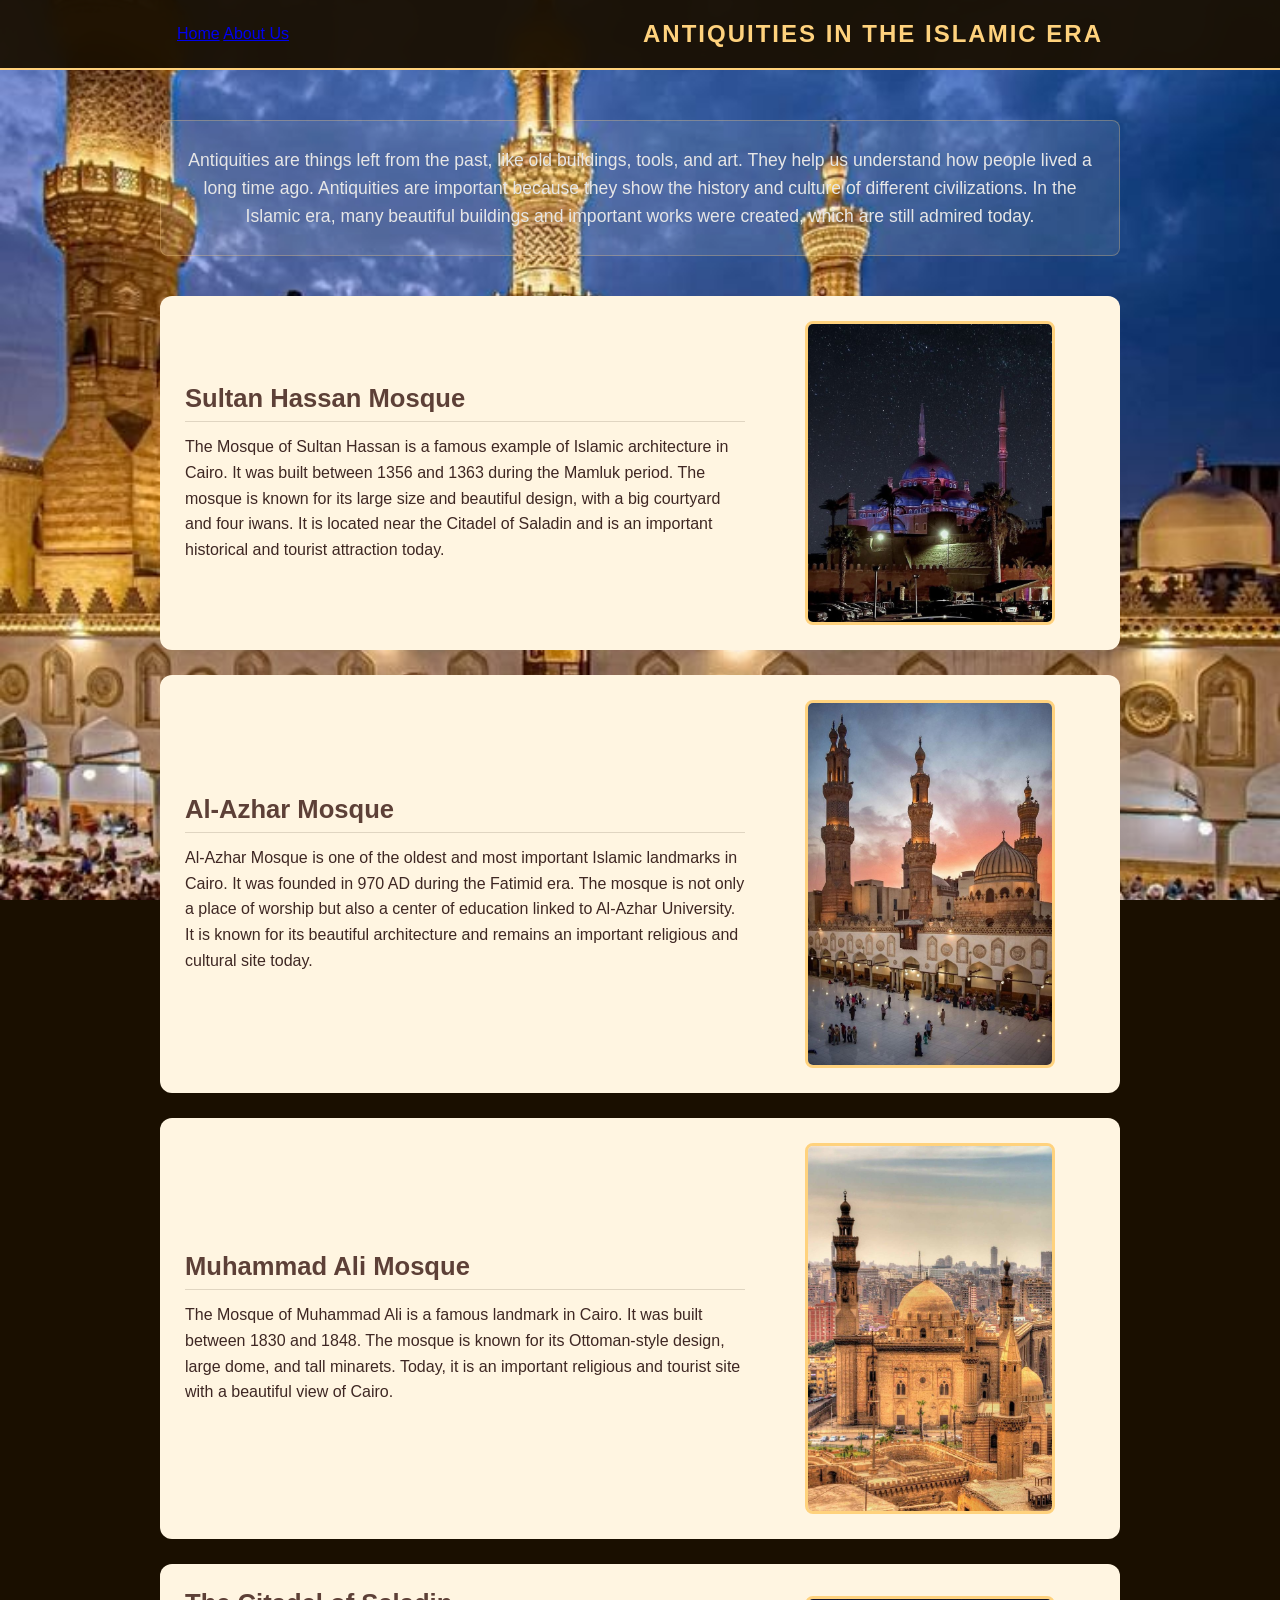
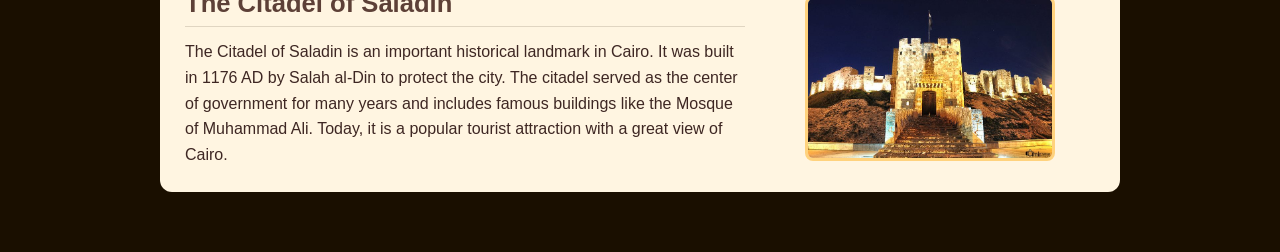
<file: My_project/ARTIFICATES.HTML>
<!doctype html>
<html lang="en">
  <head>
    <meta charset="utf-8" />
    <title>test</title>
    <link rel="stylesheet" href="ARTIFIC.CSS" />
  </head>
  <body>
    <header class="header">
      <nav class="navbar">
        <a href="index.html">Home</a>
        <a href="index.html">About Us</a>
    </nav>
      <h1 class="title">Antiquities in the Islamic Era</h1>
    </header>

    <main class="page-content">
      <section class="intro-card">
        <p>
          Antiquities are things left from the past, like old buildings, tools, and art. They help us understand how people lived a long time ago. Antiquities are important because they show the history and culture of different civilizations. In the Islamic era, many beautiful buildings and important works were created, which are still admired today.
        </p>
      </section>

      <section class="figures">
        <article class="figure-card">
          <div class="figure-content">
            <h2>Sultan Hassan Mosque</h2>
            <p>
             
The Mosque of Sultan Hassan is a famous example of Islamic architecture in Cairo. It was built between 1356 and 1363 during the Mamluk period. The mosque is known for its large size and beautiful design, with a big courtyard and four iwans. It is located near the Citadel of Saladin and is an important historical and tourist attraction today.
            </p>
          </div>
          <img src="sultanH2.jpeg" alt="photo" />
        </article>

        <article class="figure-card">
          <div class="figure-content">
            <h2>Al-Azhar Mosque</h2>
            <p>
                Al-Azhar Mosque is one of the oldest and most important Islamic landmarks in Cairo. It was founded in 970 AD during the Fatimid era. The mosque is not only a place of worship but also a center of education linked to Al-Azhar University. It is known for its beautiful architecture and remains an important religious and cultural site today.
            </p>
          </div>
          <img src="Azhar2.jpeg" alt="photo" />
        </article>

        <article class="figure-card">
          <div class="figure-content">
            <h2>Muhammad Ali Mosque </h2>
            <p>
                The Mosque of Muhammad Ali is a famous landmark in Cairo. It was built between 1830 and 1848. The mosque is known for its Ottoman-style design, large dome, and tall minarets. Today, it is an important religious and tourist site with a beautiful view of Cairo.
            </p>
          </div>
          <img src="moAli1.jpeg" alt="photo" />
        </article>

        <article class="figure-card">
          <div class="figure-content">
            <h2>The Citadel of Saladin </h2>
            <p>
                The Citadel of Saladin is an important historical landmark in Cairo. It was built in 1176 AD by Salah al-Din to protect the city. The citadel served as the center of government for many years and includes famous buildings like the Mosque of Muhammad Ali. Today, it is a popular tourist attraction with a great view of Cairo.
            </p>
          </div>
          <img src="cas2.jpeg" alt="photo" />
        </article>
      </section>
    </main>
  </body>
</html>
</file>
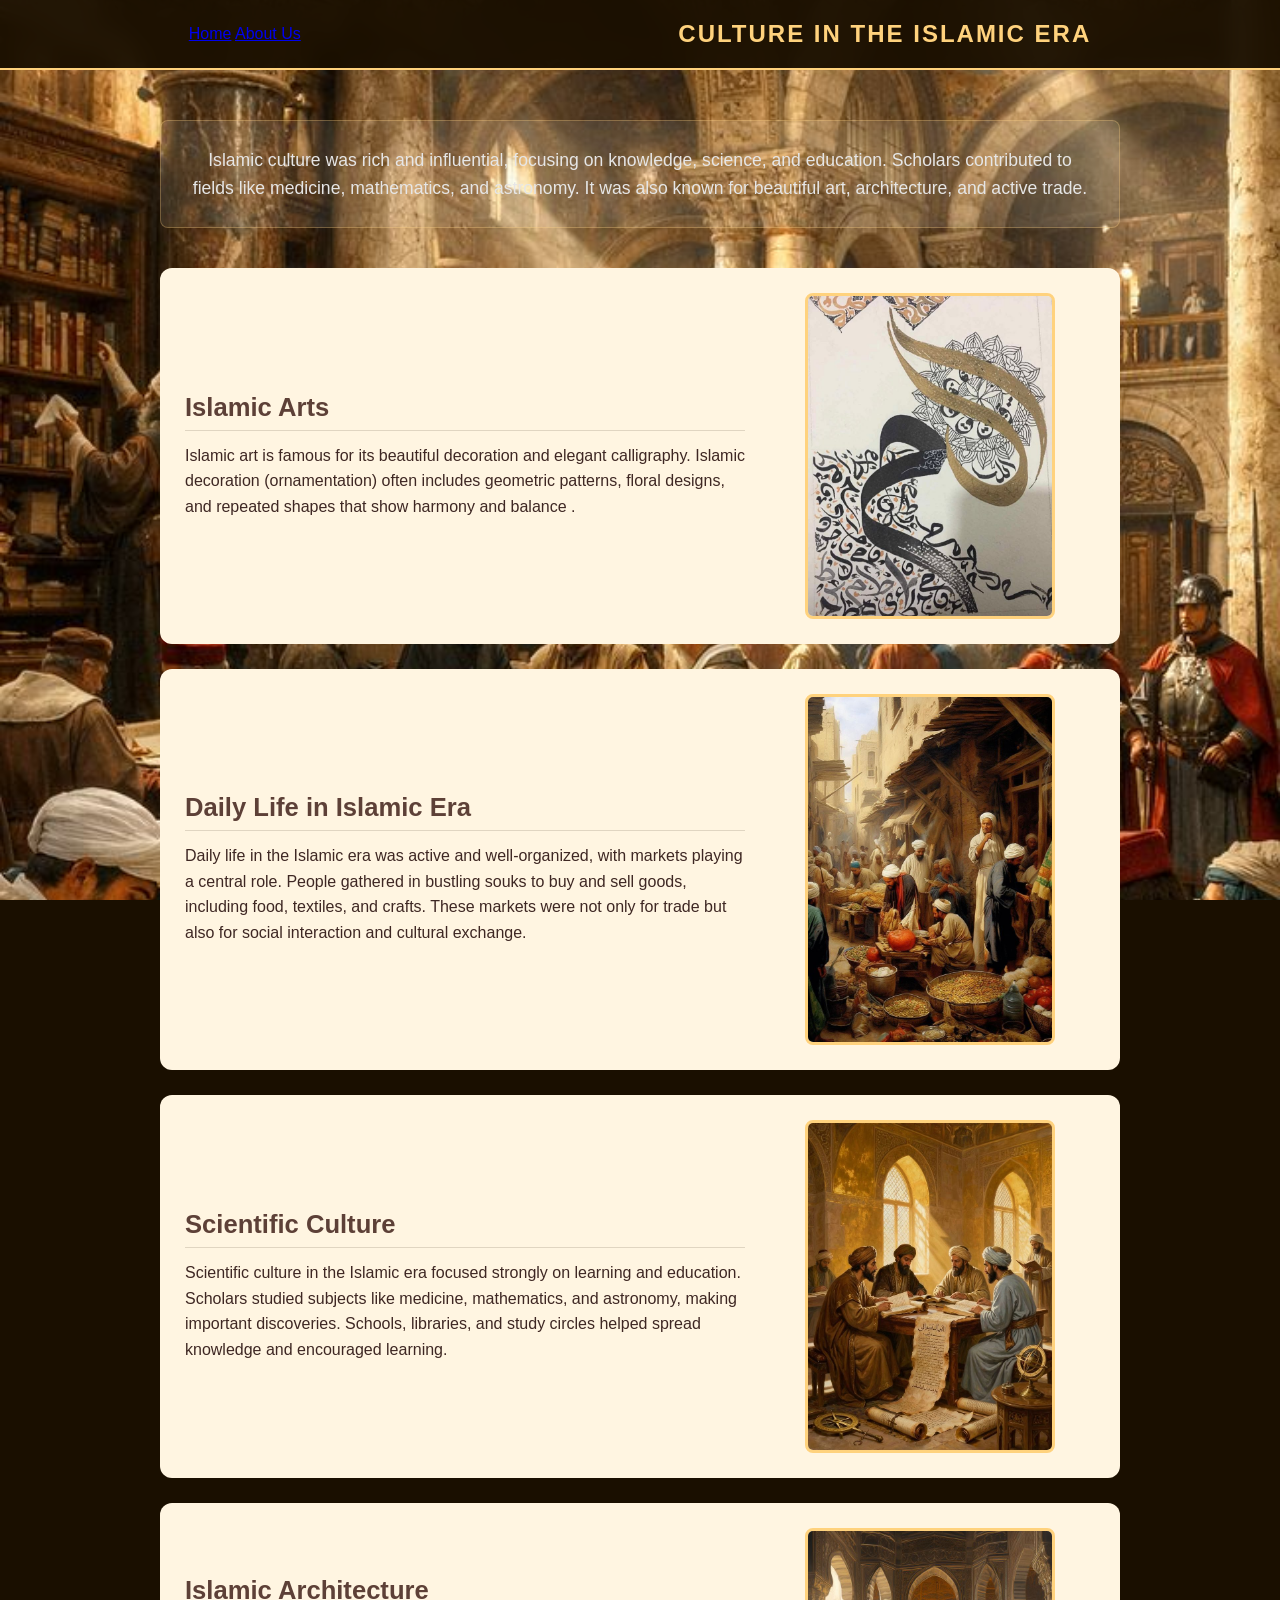
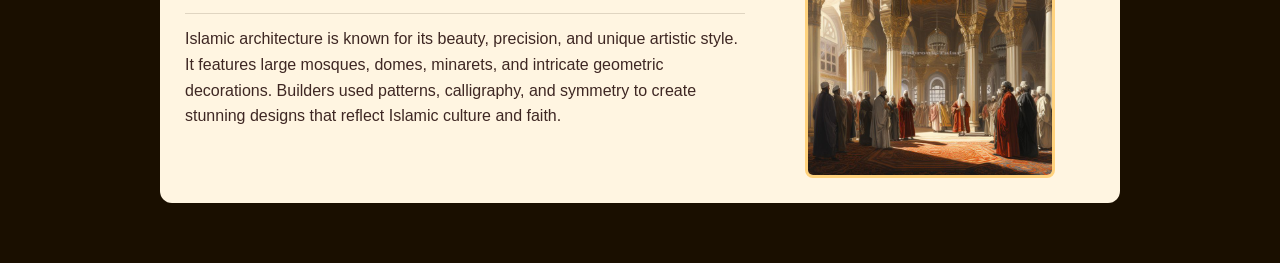
<file: My_project/CULTURE.HTML>
<!doctype html>
<html lang="en">
  <head>
    <meta charset="utf-8" />
    <title>test</title>
    <link rel="stylesheet" href="CULTURE.CSS" />
  </head>
  <body>
    <header class="header">
      <nav class="navbar">
        <a href="index.html">Home</a>
        <a href="index.html">About Us</a>
    </nav>
      <h1 class="title">Culture in the Islamic Era</h1>
    </header>

    <main class="page-content">
      <section class="intro-card">
        <p>
            Islamic culture was rich and influential, focusing on knowledge, science, and education.
            Scholars contributed to fields like medicine, mathematics, and astronomy.
            It was also known for beautiful art, architecture, and active trade.
        </p>
      </section>

      <section class="figures">
        <article class="figure-card">
          <div class="figure-content">
            <h2>Islamic Arts</h2>
            <p>
             
Islamic art is famous for its beautiful decoration and elegant calligraphy.
Islamic decoration (ornamentation) often includes geometric patterns, floral designs, and repeated shapes that show harmony and balance
.
            </p>
          </div>
          <img src="CULTURE1.jpeg" alt="photo" />
        </article>

        <article class="figure-card">
          <div class="figure-content">
            <h2>Daily Life in Islamic Era</h2>
            <p>
                Daily life in the Islamic era was active and well-organized, with markets playing a central role. People gathered in bustling souks to buy and sell goods, including food, textiles, and crafts. These markets were not only for trade but also for social interaction and cultural exchange.
            </p>
          </div>
          <img src="SOQ1.jpeg" alt="photo" />
        </article>

        <article class="figure-card">
          <div class="figure-content">
            <h2>Scientific Culture
                 </h2>
            <p>
                Scientific culture in the Islamic era focused strongly on learning and education. Scholars studied subjects like medicine, mathematics, and astronomy, making important discoveries. Schools, libraries, and study circles helped spread knowledge and encouraged learning.
            </p>
          </div>
          <img src="EDUCATION1.jpeg" alt="photo" />
        </article>


        <article class="figure-card">
          <div class="figure-content">
            <h2>Islamic Architecture </h2>
            <p>
                Islamic architecture is known for its beauty, precision, and unique artistic style. It features large mosques, domes, minarets, and intricate geometric decorations. Builders used patterns, calligraphy, and symmetry to create stunning designs that reflect Islamic culture and faith.
            </p>
          </div>
          <img src="MOSCO1.jpeg" alt="photo" />
        </article>
      </section>
    </main>
  </body>
</html>
</file>
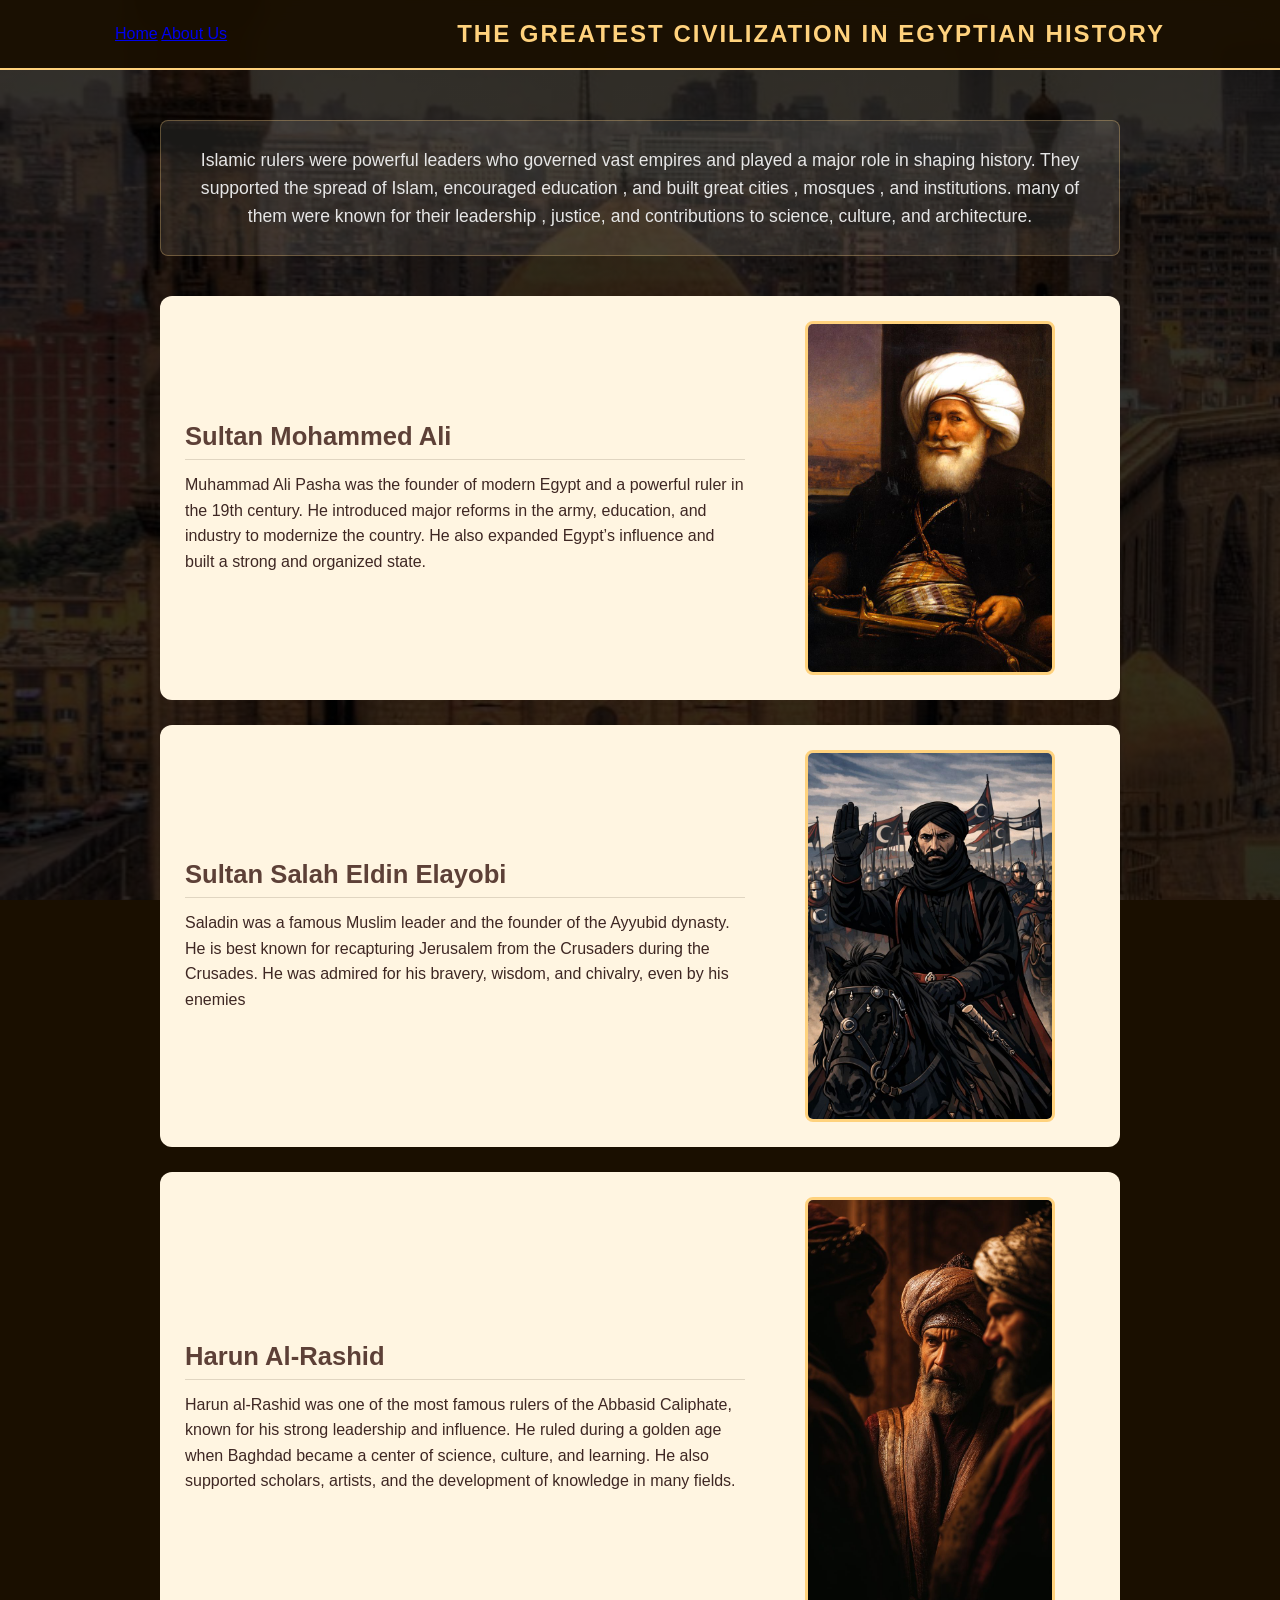
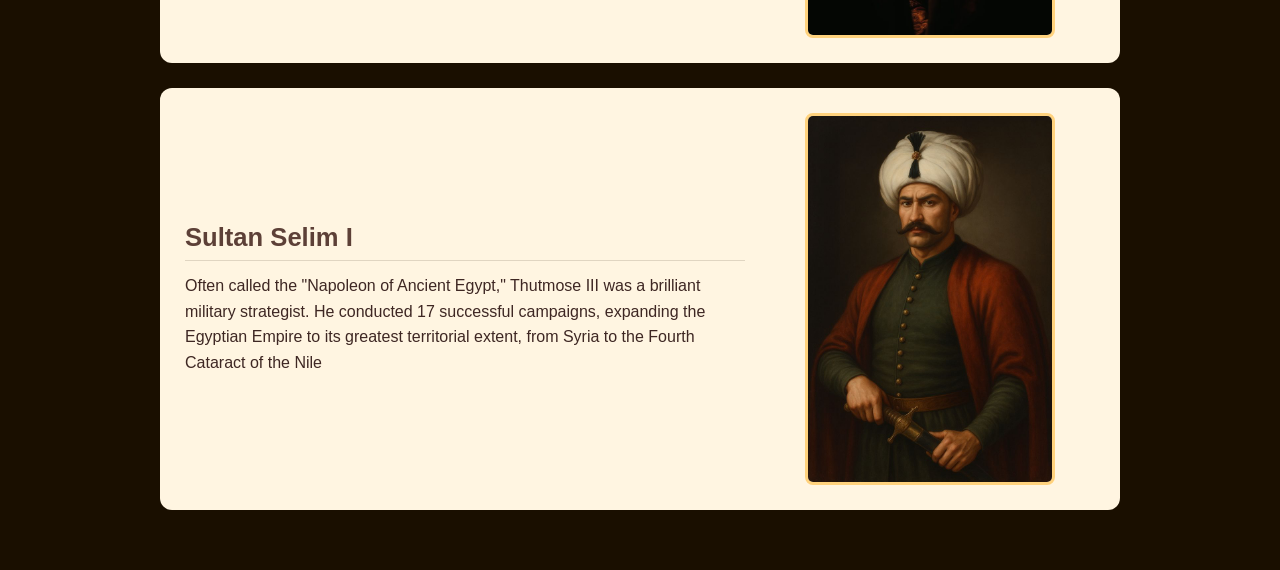
<file: My_project/Kings.html>
<!doctype html>
<html lang="en">
  <head>
    <meta charset="utf-8" />
    <title>test</title>
    <link rel="stylesheet" href="kings.css" />
  </head>
  <body>
    <header class="header">
      <nav class="navbar">
        <a href="index.html">Home</a>
        <a href="index.html">About Us</a>
    </nav>
      <h1 class="title">The Greatest Civilization in Egyptian History</h1>
    </header>

    <main class="page-content">
      <section class="intro-card">
        <p>
          Islamic rulers were powerful leaders who governed vast empires and played a major role in shaping history. 
          They supported the spread of Islam, encouraged education , and built great cities , mosques , and institutions.
          many of them were known for their leadership , justice, and contributions to science, culture, and architecture.
        </p>
      </section>

      <section class="figures">
        <article class="figure-card">
          <div class="figure-content">
            <h2>Sultan Mohammed Ali</h2>
            <p>
             
Muhammad Ali Pasha was the founder of modern Egypt and a powerful ruler in the 19th century.
He introduced major reforms in the army, education, and industry to modernize the country.
He also expanded Egypt’s influence and built a strong and organized state.
            </p>
          </div>
          <img src="moAliking.jpeg" alt="photo" />
        </article>

        <article class="figure-card">
          <div class="figure-content">
            <h2>Sultan Salah Eldin Elayobi</h2>
            <p>
                Saladin was a famous Muslim leader and the founder of the Ayyubid dynasty.
                He is best known for recapturing Jerusalem from the Crusaders during the Crusades.
                He was admired for his bravery, wisdom, and chivalry, even by his enemies
            </p>
          </div>
          <img src="SalahKing.jpeg" alt="photo" />
        </article>

        <article class="figure-card">
          <div class="figure-content">
            <h2>Harun Al-Rashid </h2>
            <p>
                Harun al-Rashid was one of the most famous rulers of the Abbasid Caliphate, known for his strong leadership and influence.
                He ruled during a golden age when Baghdad became a center of science, culture, and learning.
                He also supported scholars, artists, and the development of knowledge in many fields.
            </p>
          </div>
          <img src="HarunKing1.jpeg" alt="photo" />
        </article>

        <article class="figure-card">
          <div class="figure-content">
            <h2>Sultan Selim I </h2>
            <p>
              Often called the "Napoleon of Ancient Egypt," Thutmose III was a
              brilliant military strategist. He conducted 17 successful
              campaigns, expanding the Egyptian Empire to its greatest
              territorial extent, from Syria to the Fourth Cataract of the Nile
            </p>
          </div>
          <img src="SultanSelim1.jpeg" alt="photo" />
        </article>
      </section>
    </main>
  </body>
</html>
</file>
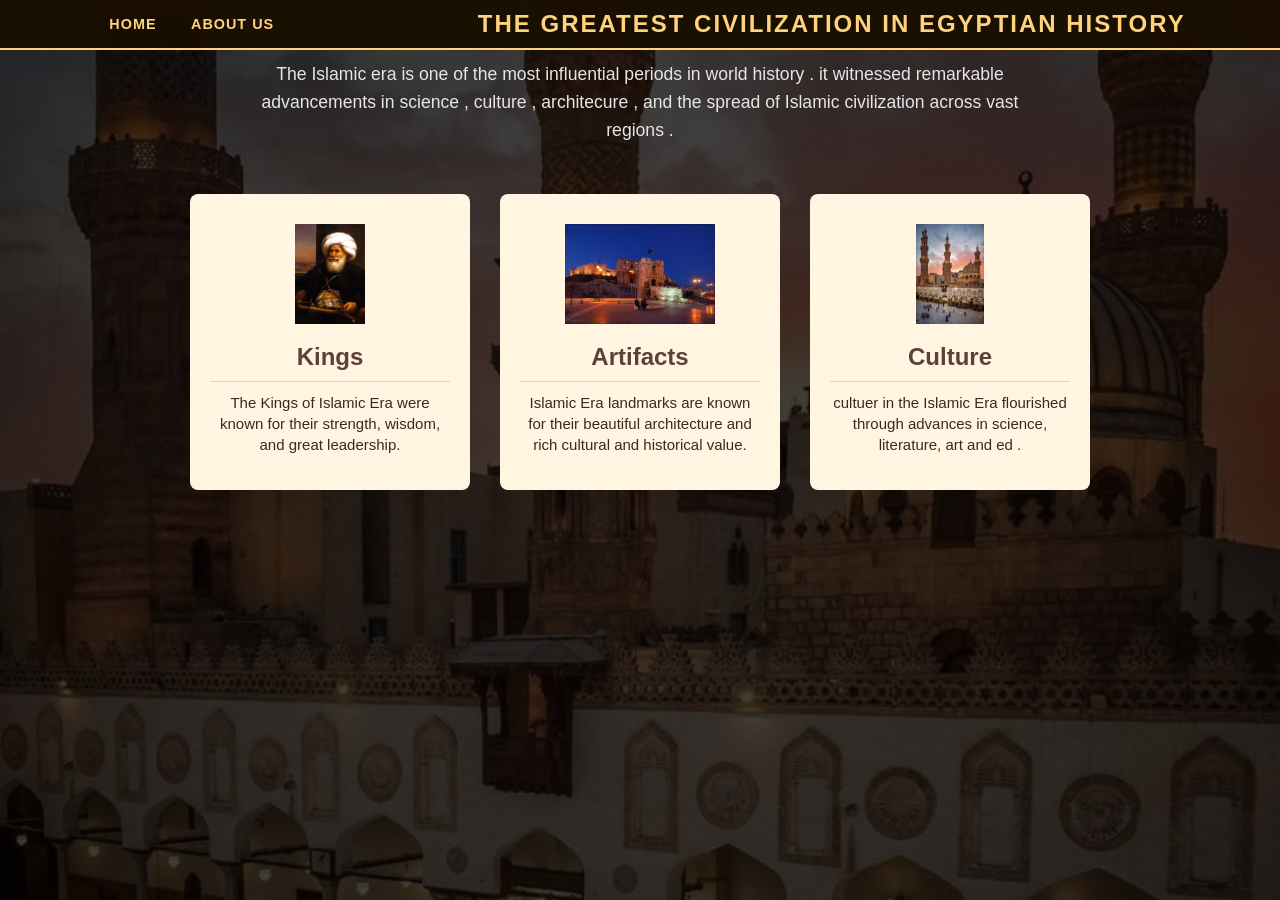
<file: My_project/suzan.html>
<!doctype html>
<html lang="en">
  <head>
    <meta charset="UTF-8" />
    <meta name="viewport" content="width=device-width, initial-scale=1.0" />
    <link rel="stylesheet" href="suzii.css" />
    <title>Document</title>
  </head>
  <body>
    <header class="header">
      <nav class="navbar">
        <a href="#">Home</a>
        <a href="#">About Us</a>
    </nav>
      <h1 class="title">The Greatest Civilization in Egyptian History</h1>
    </header>
    <section class="back">
        <div class="head">
      <p>
        The Islamic era is one of the most influential periods in world history .
         it witnessed remarkable advancements in science , culture , architecure ,
          and the spread of Islamic civilization across vast regions .  
      </p>
    </div>

    <section class="cards">
      <a href="kings.html" class="card">
        <img src="moAliking.jpeg" />
        <h2>Kings</h2>
        <p>
          The Kings of Islamic Era were known for their strength, wisdom, and great leadership.
        </p>
      </a>

      <a href="artifacts.html" class="card">
        <img src="cas1.jpeg" />
        <h2>Artifacts</h2>
        <p>
          Islamic Era landmarks are known for their beautiful architecture and rich cultural and historical value.
        </p>
      </a>

      <a href="culture.html" class="card">
        <img src="Azhar2.jpeg" />
        <h2>Culture</h2>
        <p>
          cultuer in the Islamic Era flourished through advances in science, literature, art and ed  .
        </p>
      </a>
    </section>
    </section>
  </body>
</html>
</file>
<file: My_project/ARTIFIC.CSS>
* {
    padding: 0;
    margin: 0;
    box-sizing: border-box;
    font-family: 'Segoe UI', Tahoma, Geneva, Verdana, sans-serif;
    transition: all 0.3s ease-in-out;
}

body {
    background: 
                url("WhatsApp\ Image\ 2026-04-19\ at\ 12.07.10\ AM\ \(1\).jpeg"); 
    background-color: #1a0f00; 
    background-attachment: fixed;
    background-position: center;
    background-size: cover;
    min-height: 100vh;
    color: #E6E6E6;
}


.header {
    position: fixed;
    top: 0;
    width: 100%;
    height: 70px;
    display: flex;
    justify-content: space-around;
    align-items: center;
    background: rgba(26, 15, 0, 0.95); 
    border-bottom: 2px solid #FFD27D;
    backdrop-filter: blur(10px);
    z-index: 10;
}
.title {
    color: #FFD27D;
    font-size: 1.5rem;
    text-transform: uppercase;
    letter-spacing: 2px;
}


.page-content {
    max-width: 1000px;
    margin: 0 auto;
    padding: 120px 20px 60px;
}


.intro-card {
    background: rgba(255, 245, 225, 0.1); 
    border: 1px solid rgba(255, 210, 125, 0.3);
    border-radius: 8px;
    padding: 25px;
    margin-bottom: 40px;
    text-align: center;
    animation: fadeInDown 1s ease;
}
.intro-card p {
    color: #E6E6E6;
    font-size: 1.1rem;
    line-height: 1.6;
}


.figures {
    display: grid;
    gap: 25px;
}

.figure-card {
    display: grid;
    grid-template-columns: 1.7fr 1fr;
    gap: 20px;
    align-items: center;
    background-color: #FFF5E1; 
    border-radius: 12px;
    padding: 25px;
    text-decoration: none;
    animation: fadeInUp 0.8s ease backwards;
}
.figure-card:hover {
    transform: translateY(-10px);
    background-color: #fff9f0; 
    box-shadow: 0 15px 35px rgba(0, 0, 0, 0.6);
}

.figure-content h2 {
    color: #5D4037; 
    font-size: 1.6rem;
    margin-bottom: 12px;
    border-bottom: 1px solid #E0D5C1;
    padding-bottom: 8px;
}

.figure-content p {
    color: #3E2723; 
    line-height: 1.6;
    font-size: 1rem;
}

.figure-card img {
    width: 100%;
    max-width: 250px;
    height: auto;
    border-radius: 8px;
    border: 3px solid #FFD27D;
    justify-self: center;
}


@keyframes fadeInUp {
    from { opacity: 0; transform: translateY(30px); }
    to { opacity: 1; transform: translateY(0); }
}

@keyframes fadeInDown {
    from { opacity: 0; transform: translateY(-30px); }
    to { opacity: 1; transform: translateY(0); }
}


.figure-card:nth-child(1) { animation-delay: 0.2s; }
.figure-card:nth-child(2) { animation-delay: 0.4s; }
.figure-card:nth-child(3) { animation-delay: 0.6s; }
.figure-card:nth-child(4) { animation-delay: 0.8s; }


@media (max-width: 768px) {
    .figure-card {
        grid-template-columns: 1fr;
        text-align: center;
    }
    .top-banner {
        flex-direction: column;
        height: auto;
        padding: 15px;
    }
    .banner-title {
        font-size: 1.2rem;
        margin-top: 10px;
    }
}
</file>
<file: My_project/CULTURE.CSS>
* {
    padding: 0;
    margin: 0;
    box-sizing: border-box;
    font-family: 'Segoe UI', Tahoma, Geneva, Verdana, sans-serif;
    transition: all 0.3s ease-in-out;
}

body {
    background:
                url("BACKGROUND5.jpeg"); 
    background-color: #1a0f00; 
    background-attachment: fixed;
    background-position: center;
    background-size: cover;
    min-height: 100vh;
    color: #E6E6E6;
}


.header {
    position: fixed;
    top: 0;
    width: 100%;
    height: 70px;
    display: flex;
    justify-content: space-around;
    align-items: center;
    background: rgba(26, 15, 0, 0.95); 
    border-bottom: 2px solid #FFD27D;
    backdrop-filter: blur(10px);
    z-index: 10;
}
.title {
    color: #FFD27D;
    font-size: 1.5rem;
    text-transform: uppercase;
    letter-spacing: 2px;
}


.page-content {
    max-width: 1000px;
    margin: 0 auto;
    padding: 120px 20px 60px;
}


.intro-card {
    background: rgba(255, 245, 225, 0.1); 
    border: 1px solid rgba(255, 210, 125, 0.3);
    border-radius: 8px;
    padding: 25px;
    margin-bottom: 40px;
    text-align: center;
    animation: fadeInDown 1s ease;
}
.intro-card p {
    color: #E6E6E6;
    font-size: 1.1rem;
    line-height: 1.6;
}


.figures {
    display: grid;
    gap: 25px;
}

.figure-card {
    display: grid;
    grid-template-columns: 1.7fr 1fr;
    gap: 20px;
    align-items: center;
    background-color: #FFF5E1; 
    border-radius: 12px;
    padding: 25px;
    text-decoration: none;
    animation: fadeInUp 0.8s ease backwards;
}
.figure-card:hover {
    transform: translateY(-10px);
    background-color: #fff9f0; 
    box-shadow: 0 15px 35px rgba(0, 0, 0, 0.6);
}

.figure-content h2 {
    color: #5D4037; 
    font-size: 1.6rem;
    margin-bottom: 12px;
    border-bottom: 1px solid #E0D5C1;
    padding-bottom: 8px;
}

.figure-content p {
    color: #3E2723; 
    line-height: 1.6;
    font-size: 1rem;
}

.figure-card img {
    width: 100%;
    max-width: 250px;
    height: auto;
    border-radius: 8px;
    border: 3px solid #FFD27D;
    justify-self: center;
}


@keyframes fadeInUp {
    from { opacity: 0; transform: translateY(30px); }
    to { opacity: 1; transform: translateY(0); }
}

@keyframes fadeInDown {
    from { opacity: 0; transform: translateY(-30px); }
    to { opacity: 1; transform: translateY(0); }
}


.figure-card:nth-child(1) { animation-delay: 0.2s; }
.figure-card:nth-child(2) { animation-delay: 0.4s; }
.figure-card:nth-child(3) { animation-delay: 0.6s; }
.figure-card:nth-child(4) { animation-delay: 0.8s; }


@media (max-width: 768px) {
    .figure-card {
        grid-template-columns: 1fr;
        text-align: center;
    }
    .top-banner {
        flex-direction: column;
        height: auto;
        padding: 15px;
    }
    .banner-title {
        font-size: 1.2rem;
        margin-top: 10px;
    }
}
</file>
<file: My_project/kings.css>
* {
    padding: 0;
    margin: 0;
    box-sizing: border-box;
    font-family: 'Segoe UI', Tahoma, Geneva, Verdana, sans-serif;
    transition: all 0.3s ease-in-out;
}

body {
    background: linear-gradient(rgba(0, 0, 0, 0.8), rgba(0, 0, 0, 0.8)), 
                url('moAli1.jpeg'); 
    background-color: #1a0f00; 
    background-attachment: fixed;
    background-position: center;
    background-size: cover;
    min-height: 100vh;
    color: #E6E6E6;
}


.header {
    position: fixed;
    top: 0;
    width: 100%;
    height: 70px;
    display: flex;
    justify-content: space-around;
    align-items: center;
    background: rgba(26, 15, 0, 0.95); 
    border-bottom: 2px solid #FFD27D;
    backdrop-filter: blur(10px);
    z-index: 10;
}
.title {
    color: #FFD27D;
    font-size: 1.5rem;
    text-transform: uppercase;
    letter-spacing: 2px;
}


.page-content {
    max-width: 1000px;
    margin: 0 auto;
    padding: 120px 20px 60px;
}


.intro-card {
    background: rgba(255, 245, 225, 0.1); 
    border: 1px solid rgba(255, 210, 125, 0.3);
    border-radius: 8px;
    padding: 25px;
    margin-bottom: 40px;
    text-align: center;
    animation: fadeInDown 1s ease;
}
.intro-card p {
    color: #E6E6E6;
    font-size: 1.1rem;
    line-height: 1.6;
}


.figures {
    display: grid;
    gap: 25px;
}

.figure-card {
    display: grid;
    grid-template-columns: 1.7fr 1fr;
    gap: 20px;
    align-items: center;
    background-color: #FFF5E1; 
    border-radius: 12px;
    padding: 25px;
    text-decoration: none;
    animation: fadeInUp 0.8s ease backwards;
}
.figure-card:hover {
    transform: translateY(-10px);
    background-color: #fff9f0; 
    box-shadow: 0 15px 35px rgba(0, 0, 0, 0.6);
}

.figure-content h2 {
    color: #5D4037; 
    font-size: 1.6rem;
    margin-bottom: 12px;
    border-bottom: 1px solid #E0D5C1;
    padding-bottom: 8px;
}

.figure-content p {
    color: #3E2723; 
    line-height: 1.6;
    font-size: 1rem;
}

.figure-card img {
    width: 100%;
    max-width: 250px;
    height: auto;
    border-radius: 8px;
    border: 3px solid #FFD27D;
    justify-self: center;
}


@keyframes fadeInUp {
    from { opacity: 0; transform: translateY(30px); }
    to { opacity: 1; transform: translateY(0); }
}

@keyframes fadeInDown {
    from { opacity: 0; transform: translateY(-30px); }
    to { opacity: 1; transform: translateY(0); }
}


.figure-card:nth-child(1) { animation-delay: 0.2s; }
.figure-card:nth-child(2) { animation-delay: 0.4s; }
.figure-card:nth-child(3) { animation-delay: 0.6s; }
.figure-card:nth-child(4) { animation-delay: 0.8s; }


@media (max-width: 768px) {
    .figure-card {
        grid-template-columns: 1fr;
        text-align: center;
    }
    .top-banner {
        flex-direction: column;
        height: auto;
        padding: 15px;
    }
    .banner-title {
        font-size: 1.2rem;
        margin-top: 10px;
    }
}
</file>
<file: My_project/suzii.css>
* {
    padding: 0;
    margin: 0;
    box-sizing: border-box;
    font-family: 'Segoe UI', Tahoma, Geneva, Verdana, sans-serif; 
    background-image: url();
  
}

.back {
    background: linear-gradient(rgba(0, 0, 0, 0.75), rgba(0, 0, 0, 0.75)), 
                url("Azhar2.jpeg"); 
    background-color: #1a0f00;
    background-position: center;
    background-size: cover;
    min-height: 100vh;
    padding: 60px 20px;
}
.header {
    position: fixed;
    top: 0;
    width: 100%;
    height: 50px;
    display: flex;
    justify-content: space-around;
    align-items: center;
    background: rgba(26, 15, 0, 0.95); 
    border-bottom: 2px solid #FFD27D;
    backdrop-filter: blur(10px);
    z-index: 10;
}
.navbar a {
    color: #FFD27D;
    text-decoration: none;
    margin: 0 15px;
    font-weight: 600;
    text-transform: uppercase;
    font-size: 0.9rem;
    letter-spacing: 1px;
}

.navbar a:hover {
    color: #FFF5E1;
}
.title {
    color: #FFD27D;
    font-size: 1.5rem;
    text-transform: uppercase;
    letter-spacing: 2px;
}

.head {
    text-align: center;
    margin-bottom: 50px;
}

.head p {
    color: #E6E6E6; 
    font-size: 1.1rem;
    max-width: 800px; 
    line-height: 1.6; 
    margin: auto;
    border: none; 
    padding: 0;
}

.cards {
    display: flex;
    justify-content: center;
    gap: 30px; 
    flex-wrap: wrap;
}

.cards .card {
    text-decoration: none;
    background-color: #FFF5E1; 
    text-align: center;
    width: 280px;
    padding: 30px 20px 15px 20px;
    border-radius: 8px;
    transition: 0.3s ease;
    border: none; 
}

.cards .card:hover {
    background-color: #fff9f0;
    transform: translateY(-12px);
    box-shadow: 0 15px 30px rgba(0, 0, 0, 0.5);
}

.cards .card img {
    height: 100px;
    margin-bottom: 15px;
    object-fit: contain;
}

.cards .card h2 {
    color: #5D4037; 
    font-size: 24px;
    margin-bottom: 10px;
    border-bottom: 1px solid #E0D5C1; 
    padding-bottom: 10px;
}

.cards .card p {
    color: #3E2723;
    font-size: 15px;
    line-height: 1.4;
    margin-bottom: 20px;
    max-width: 100%;
}
</file>
